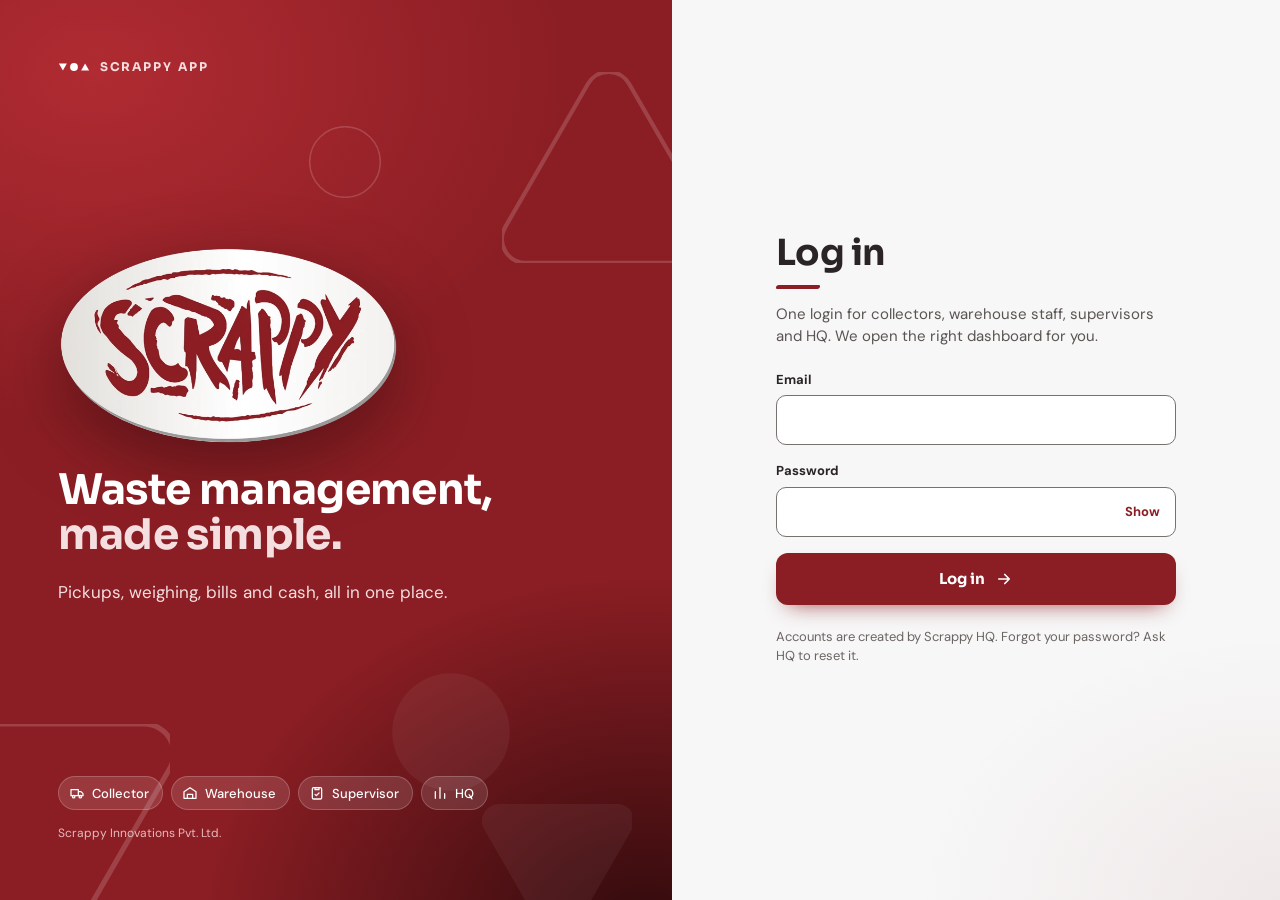
<file: dashboards/index.html>
<!doctype html>
<html lang="en">
<head>
<meta charset="utf-8">
<meta name="viewport" content="width=device-width, initial-scale=1, viewport-fit=cover">
<meta name="theme-color" content="#8B1E24">
<title>Scrappy</title>
<link rel="manifest" href="manifest.webmanifest">
<link rel="apple-touch-icon" href="apple-touch-icon.png">
<link rel="icon" type="image/png" href="icon-192.png">
<meta name="mobile-web-app-capable" content="yes">
<meta name="apple-mobile-web-app-capable" content="yes">
<meta name="apple-mobile-web-app-title" content="Scrappy">
<meta name="apple-mobile-web-app-status-bar-style" content="default">
<link rel="preload" as="image" href="badge.webp" type="image/webp">
<link rel="preconnect" href="https://fonts.googleapis.com">
<link rel="preconnect" href="https://fonts.gstatic.com" crossorigin>
<link rel="stylesheet" href="https://fonts.googleapis.com/css2?family=DM+Sans:wght@400;500;700&family=Sora:wght@600;700&display=swap">
<style>
/* Scrappy front door · Brand Book v3.5: oxblood, pearl, Sora + DM Sans, 14 px radius, 150/240/400 ms motion */
:root{--ox:#8B1E24;--ox6:#74181E;--ox7:#5E1318;--ox9:#300A0C;--ox-t:#FBF1F1;--ink:#2A2426;--pearl:#F7F7F7;--stone:#5A5452;--faint:#6B6563;--line:#E4E1DC;--bad:#C0392B;
  --head:'Sora',system-ui,'Segoe UI',Arial,sans-serif;--body:'DM Sans',system-ui,-apple-system,'Segoe UI',sans-serif;
  --std:cubic-bezier(.65,0,.35,1);--out:cubic-bezier(.22,1,.36,1)}
*{box-sizing:border-box;-webkit-tap-highlight-color:transparent}
html{-webkit-text-size-adjust:100%}
body{margin:0;color:var(--ink);font-family:var(--body);font-size:16px;line-height:1.5;background:var(--ox);-webkit-font-smoothing:antialiased}
button,input{font:inherit}
button{cursor:pointer}
:focus-visible{outline:3px solid var(--ox);outline-offset:3px;border-radius:6px}
.hidden{display:none!important}
::selection{background:#F5DEDF;color:var(--ink)}

@keyframes pop{from{opacity:0;transform:scale(.84)}to{opacity:1;transform:none}}
@keyframes wipe{from{clip-path:inset(0 100% 0 0)}to{clip-path:inset(0 0 0 0)}}
@keyframes rise{from{opacity:0;transform:translateY(16px)}to{opacity:1;transform:none}}
@keyframes fade{from{opacity:0}to{opacity:1}}
@keyframes hop{0%,100%{transform:translateY(3px) scaleX(.8);opacity:.4}50%{transform:translateY(-3px);opacity:1}}
@keyframes drift{from{transform:translate3d(0,0,0) rotate(var(--a0))}to{transform:translate3d(var(--dx),var(--dy),0) rotate(var(--a1))}}
@keyframes shake{10%,90%{transform:translateX(-2px)}20%,80%{transform:translateX(4px)}30%,50%,70%{transform:translateX(-6px)}40%,60%{transform:translateX(6px)}}
@keyframes sweep{from{transform:translateX(-120%) skewX(-20deg)}to{transform:translateX(320%) skewX(-20deg)}}

/* ---------- layout ---------- */
.stage{min-height:100vh;min-height:100dvh;display:grid;grid-template-columns:minmax(0,1.05fr) minmax(380px,.95fr)}
.brand{position:relative;overflow:hidden;color:#fff;padding:clamp(28px,4.5vw,64px);display:flex;flex-direction:column;justify-content:space-between;gap:32px;
  background:radial-gradient(760px 560px at 14% 8%,#B02B32 0%,rgba(176,43,50,0) 62%),radial-gradient(640px 520px at 96% 104%,var(--ox9) 0%,rgba(48,10,12,0) 70%),var(--ox)}
.eyebrow{display:inline-flex;align-items:center;gap:10px;font-family:var(--head);font-weight:700;font-size:12px;letter-spacing:.16em;text-transform:uppercase;color:#F5DEDF;position:relative;z-index:1}
.mark{width:32px;height:10px;flex:none}
.mark path,.mark circle{fill:#fff}
.hero{position:relative;z-index:1;display:flex;flex-direction:column;gap:22px;align-items:flex-start}
.badge{position:relative;width:min(340px,62%);aspect-ratio:640/373;filter:drop-shadow(0 22px 34px rgba(48,10,12,.5))}
.badge .oval{position:absolute;inset:1.5%;border-radius:50%;background:#fff;animation:pop .5s var(--std) both}
.badge img{position:relative;display:block;width:100%;height:100%;animation:wipe .9s var(--std) .35s both}
.hero h2{margin:0;font-family:var(--head);font-weight:700;font-size:clamp(28px,3.3vw,46px);line-height:1.08;letter-spacing:-.015em;max-width:15ch;text-wrap:balance;animation:rise .6s var(--out) .75s both}
.hero h2 em{font-style:normal;color:#F5DEDF}
.hero p{margin:0;max-width:36ch;color:#F5DEDF;font-size:17px;animation:rise .6s var(--out) .9s both}
.brand-foot{position:relative;z-index:1;display:flex;flex-direction:column;gap:14px;animation:fade .6s ease 1.1s both}
.roles{display:flex;flex-wrap:wrap;gap:8px}
.roles span{display:inline-flex;align-items:center;gap:7px;height:34px;padding:0 13px 0 10px;border-radius:999px;background:rgba(255,255,255,.12);border:1px solid rgba(255,255,255,.2);font-size:13px;font-weight:500}
.roles svg{width:16px;height:16px;fill:none;stroke:#fff;stroke-width:1.9;stroke-linecap:round;stroke-linejoin:round}
.legal{font-size:12px;color:#E9B9BB}

/* drifting reduce / reuse / recycle shapes */
.sh{position:absolute;z-index:0;fill:none;stroke:rgba(255,255,255,.16);stroke-width:2.2;pointer-events:none;animation:drift var(--t) ease-in-out infinite alternate}
.sh.f{fill:rgba(255,255,255,.05);stroke:none}
.s1{width:210px;right:-40px;top:8%;--a0:-14deg;--a1:10deg;--dx:-26px;--dy:34px;--t:19s}
.s2{width:120px;right:24%;bottom:12%;--a0:0deg;--a1:0deg;--dx:18px;--dy:-30px;--t:15s}
.s3{width:260px;left:-90px;bottom:-60px;--a0:8deg;--a1:-12deg;--dx:30px;--dy:-20px;--t:23s}
.s4{width:72px;left:46%;top:14%;--a0:10deg;--a1:-18deg;--dx:-20px;--dy:26px;--t:17s}
.s5{width:150px;right:6%;bottom:-40px;--a0:-6deg;--a1:14deg;--dx:-12px;--dy:-24px;--t:21s}

.panel{position:relative;display:flex;align-items:center;justify-content:center;padding:clamp(24px,4vw,56px);background:radial-gradient(520px 380px at 100% 100%,rgba(139,30,36,.07),rgba(139,30,36,0) 70%),var(--pearl)}
.formwrap{width:100%;max-width:400px;display:flex;flex-direction:column;gap:22px;animation:rise .7s var(--out) .45s both}
.formwrap.shake{animation:shake .5s}
h1{margin:0;font-family:var(--head);font-weight:700;font-size:clamp(28px,3vw,36px);line-height:1.08;letter-spacing:-.02em}
h1::after{content:"";display:block;width:44px;height:4px;margin-top:12px;border-radius:2px;background:var(--ox);transform:skewX(-20deg);transform-origin:left}
.sub{margin:-8px 0 0;color:var(--stone);font-size:15px}
form{display:flex;flex-direction:column;gap:16px}
.field{display:flex;flex-direction:column;gap:6px}
.field label{font-size:13px;font-weight:700}
.field input{height:50px;padding:0 14px;border:1px solid #77716F;border-radius:10px;background:#fff;color:var(--ink);font-size:16px;width:100%;transition:border-color .15s,box-shadow .15s}
.field input:hover{border-color:var(--ink)}
.field input:focus{outline:0;border:2px solid var(--ox);padding:0 13px;box-shadow:0 0 0 4px rgba(139,30,36,.14)}
.pw{position:relative}.pw input{padding-right:70px}.pw input:focus{padding-right:69px}
.pw button{position:absolute;right:4px;top:50%;transform:translateY(-50%);height:40px;padding:0 12px;border:0;background:none;color:var(--ox);font-weight:700;font-size:13px;border-radius:8px}
.pw button:hover{background:var(--ox-t)}
.err{font-size:14px;color:#7A1E14;background:#FBEAE7;border:1px solid var(--bad);border-radius:12px;padding:10px 12px}
.err:empty{display:none}
.btn{position:relative;overflow:hidden;height:52px;border:0;border-radius:12px;background:var(--ox);color:#fff;font-family:var(--head);font-weight:700;font-size:15px;display:flex;align-items:center;justify-content:center;gap:10px;width:100%;box-shadow:0 10px 22px -12px rgba(139,30,36,.9);transition:background .15s,transform .15s,box-shadow .15s}
.btn svg{width:18px;height:18px;fill:none;stroke:#fff;stroke-width:2.2;stroke-linecap:round;stroke-linejoin:round;transition:transform .24s var(--out)}
.btn:hover{background:var(--ox6)}
.btn:hover svg{transform:translateX(4px)}
.btn:active{background:var(--ox7);transform:translateY(1px);box-shadow:none}
.btn::after{content:"";position:absolute;top:0;bottom:0;left:0;width:36%;background:linear-gradient(90deg,transparent,rgba(255,255,255,.22),transparent);transform:translateX(-120%) skewX(-20deg);pointer-events:none}
.btn:hover::after{animation:sweep .8s var(--std)}
.btn.busy{pointer-events:none;background:var(--ox6)}
.dots{display:inline-flex;gap:5px}
.dots i{display:block;width:14px;height:5px;border-radius:4px;background:#fff;animation:hop .9s ease-in-out infinite}
.dots i:nth-child(2){animation-delay:.15s}.dots i:nth-child(3){animation-delay:.3s}
.small{font-size:13px;color:var(--faint)}

/* ---------- opening screen (shown only while we find the saved login) ---------- */
#boot{position:fixed;inset:0;z-index:10;display:flex;flex-direction:column;align-items:center;justify-content:center;gap:26px;background:radial-gradient(700px 500px at 50% 0%,#B02B32 0%,rgba(176,43,50,0) 65%),radial-gradient(600px 500px at 50% 110%,var(--ox9) 0%,rgba(48,10,12,0) 70%),var(--ox)}
#boot .badge{width:min(250px,64vw)}
.btn .hop{width:60px}
.hop{width:84px;height:auto;display:block;overflow:visible;color:#fff}
.hop path,.hop circle{fill:currentColor}
.hop .h{transform-box:fill-box;transform-origin:50% 100%;animation:hop2 2.4s infinite both}
.hop .h1{animation-delay:.2s}.hop .h2{animation-delay:.4s}
@keyframes hop2{0%{transform:translateY(0) scale(1,1);animation-timing-function:cubic-bezier(.65,0,.35,1)}14%{transform:translateY(0) scale(1.08,.88);animation-timing-function:cubic-bezier(.65,0,.35,1)}28%{transform:translateY(-6px) scale(.94,1.1);animation-timing-function:cubic-bezier(.2,.6,.4,1)}50%{transform:translateY(-18px) scale(.98,1.04);animation-timing-function:cubic-bezier(.2,.6,.4,1)}70%{transform:translateY(-3px) scale(.97,1.06);animation-timing-function:cubic-bezier(.6,0,.8,.4)}78%{transform:translateY(0) scale(1.08,.88);animation-timing-function:cubic-bezier(.6,0,.8,.4)}90%,100%{transform:translateY(0) scale(1,1)}}

@media (max-width:860px){
  .stage{grid-template-columns:1fr;grid-template-rows:auto 1fr}
  .brand{padding:max(22px,env(safe-area-inset-top)) 22px 58px;gap:14px}
  .hero{flex-direction:row;align-items:center;gap:16px}
  .badge{width:min(132px,34vw);flex:none}
  .hero h2{font-size:21px;max-width:13ch}
  .hero p,.brand-foot{display:none}
  .panel{margin-top:-30px;border-radius:28px 28px 0 0;align-items:flex-start;padding:30px 22px calc(28px + env(safe-area-inset-bottom));z-index:2;box-shadow:0 -18px 40px -26px rgba(48,10,12,.6)}
  .s1{width:150px;top:-20px}.s3,.s5{display:none}
}
@media (max-width:860px) and (min-height:760px){
  .brand{padding-top:44px;padding-bottom:70px}
  .hero{flex-direction:column;align-items:flex-start;gap:20px}.badge{width:min(190px,48vw)}.hero h2{font-size:26px}
}
@media (prefers-reduced-motion:reduce){*,*::before,*::after{animation:none!important;transition:none!important}.badge img{clip-path:none}}
</style>
</head>
<body>

<svg width="0" height="0" style="position:absolute" aria-hidden="true" focusable="false"><defs>
  <symbol id="rd" viewBox="0 0 110 100"><path d="M99.10 0.00L12.50 0.00A12.50 12.50 0 0 0 1.67 18.75L44.98 93.75A12.50 12.50 0 0 0 66.63 93.75L109.93 18.75A12.50 12.50 0 0 0 99.10 0.00Z"/></symbol>
  <symbol id="rc" viewBox="0 0 100 100"><circle cx="50" cy="50" r="49"/></symbol>
  <symbol id="ru" viewBox="0 0 110 100"><path d="M12.50 100.00L99.10 100.00A12.50 12.50 0 0 0 109.93 81.25L66.63 6.25A12.50 12.50 0 0 0 44.98 6.25L1.67 81.25A12.50 12.50 0 0 0 12.50 100.00Z"/></symbol>
</defs></svg>

<div id="boot" role="status" aria-label="Opening Scrappy">
  <div class="badge"><div class="oval"></div><img src="badge.webp" width="640" height="373" alt="Scrappy" fetchpriority="high"></div>
  <svg class="hop" viewBox="-4 -26 392 134" role="img" aria-label="Loading"><g class="h h0"><path d="M99.10 0.00L12.50 0.00A12.50 12.50 0 0 0 1.67 18.75L44.98 93.75A12.50 12.50 0 0 0 66.63 93.75L109.93 18.75A12.50 12.50 0 0 0 99.10 0.00Z"/></g><g transform="translate(141.6 0)"><g class="h h1"><circle cx="50" cy="50" r="50"/></g></g><g transform="translate(271.6 0)"><g class="h h2"><path d="M12.50 100.00L99.10 100.00A12.50 12.50 0 0 0 109.93 81.25L66.63 6.25A12.50 12.50 0 0 0 44.98 6.25L1.67 81.25A12.50 12.50 0 0 0 12.50 100.00Z"/></g></g></svg>
</div>

<main id="login" class="stage hidden">
  <section class="brand" aria-label="Scrappy">
    <svg class="sh s1" viewBox="0 0 110 100" aria-hidden="true"><use href="#ru"/></svg>
    <svg class="sh f s2" viewBox="0 0 100 100" aria-hidden="true"><use href="#rc"/></svg>
    <svg class="sh s3" viewBox="0 0 110 100" aria-hidden="true"><use href="#rd"/></svg>
    <svg class="sh s4" viewBox="0 0 100 100" aria-hidden="true"><use href="#rc"/></svg>
    <svg class="sh f s5" viewBox="0 0 110 100" aria-hidden="true"><use href="#rd"/></svg>
    <span class="eyebrow"><svg class="mark" viewBox="0 0 36 10" aria-hidden="true"><path d="M1 1h9L5.5 9z"/><circle cx="18" cy="5" r="4.4"/><path d="M26 9h9L30.5 1z"/></svg>Scrappy App</span>
    <div class="hero">
      <div class="badge"><div class="oval"></div><img src="badge.webp" width="640" height="373" alt="Scrappy" fetchpriority="high"></div>
      <h2>Waste management, <em>made simple.</em></h2>
      <p>Pickups, weighing, bills and cash, all in one place.</p>
    </div>
    <div class="brand-foot">
      <div class="roles" aria-label="Who uses Scrappy">
        <span><svg viewBox="0 0 24 24"><path d="M3 7h11v9H3zM14 10h4l3 3v3h-7"/><circle cx="7" cy="17.5" r="1.8"/><circle cx="17" cy="17.5" r="1.8"/></svg>Collector</span>
        <span><svg viewBox="0 0 24 24"><path d="M3 10l9-6 9 6v10H3z"/><path d="M8 20v-6h8v6"/></svg>Warehouse</span>
        <span><svg viewBox="0 0 24 24"><rect x="5" y="4" width="14" height="17" rx="2"/><path d="M9 4h6v3H9zM9 14l2 2 4-4"/></svg>Supervisor</span>
        <span><svg viewBox="0 0 24 24"><path d="M5 20V10M12 20V4M19 20v-7"/></svg>HQ</span>
      </div>
      <span class="legal">Scrappy Innovations Pvt. Ltd.</span>
    </div>
  </section>

  <section class="panel">
    <div class="formwrap" id="formwrap">
      <h1>Log in</h1>
      <p class="sub">One login for collectors, warehouse staff, supervisors and HQ. We open the right dashboard for you.</p>
      <form id="login-form" novalidate>
        <div class="field"><label for="email">Email</label><input id="email" type="email" autocomplete="username" inputmode="email" autocapitalize="none" spellcheck="false" required></div>
        <div class="field"><label for="password">Password</label><div class="pw"><input id="password" type="password" autocomplete="current-password" required><button type="button" id="pwtoggle" aria-label="Show password">Show</button></div></div>
        <div class="err" id="login-err" role="alert"></div>
        <button class="btn" type="submit" id="login-btn"></button>
      </form>
      <span class="small">Accounts are created by Scrappy HQ. Forgot your password? Ask HQ to reset it.</span>
    </div>
  </section>
</main>

<noscript><p style="color:#fff;padding:24px">Please turn on JavaScript to use Scrappy.</p></noscript>
<script>
/* Scrappy: one front door. Logs the person in once, finds their role, and opens their own dashboard. */
const SUPABASE_URL = 'https://suluhhbomiuwwocrfpxg.supabase.co';
const SUPABASE_KEY = 'sb_publishable_45-7fJZdo_jovQfhN0dhtw_FNmo1Fw1';
const KEYS = { collector: 'scrappy_session', warehouse: 'scrappy_wh_session', hq: 'scrappy_hq_session', super_admin: 'scrappy_super_admin_session' };
const DEST = { driver: 'collector', warehouse: 'warehouse', supervisor: 'warehouse', hq: 'hq', super_admin: 'super_admin' };
const DEST_PATH = { collector: '/collector/', warehouse: '/warehouse/', hq: '/hq/', super_admin: '/super-admin/' };
const $ = s => document.querySelector(s);
const ls = { get: k => { try { return localStorage.getItem(k); } catch (e) { return null; } }, set: (k, v) => { try { localStorage.setItem(k, v); } catch (e) {} }, del: k => { try { localStorage.removeItem(k); } catch (e) {} } };
const clearAll = () => Object.values(KEYS).forEach(k => ls.del(k));
const ARROW = '<svg viewBox="0 0 24 24" aria-hidden="true"><path d="M5 12h14M13 6l6 6-6 6"/></svg>';
const btn = $('#login-btn');
function btnIdle() { btn.classList.remove('busy'); btn.innerHTML = '<span>Log in</span>' + ARROW; }
function btnBusy() { btn.classList.add('busy'); btn.innerHTML = '<span>Logging in</span>' + '<svg class="hop" viewBox="-4 -26 392 134" role="img" aria-label="Loading"><g class="h h0"><path d="M99.10 0.00L12.50 0.00A12.50 12.50 0 0 0 1.67 18.75L44.98 93.75A12.50 12.50 0 0 0 66.63 93.75L109.93 18.75A12.50 12.50 0 0 0 99.10 0.00Z"/></g><g transform="translate(141.6 0)"><g class="h h1"><circle cx="50" cy="50" r="50"/></g></g><g transform="translate(271.6 0)"><g class="h h2"><path d="M12.50 100.00L99.10 100.00A12.50 12.50 0 0 0 109.93 81.25L66.63 6.25A12.50 12.50 0 0 0 44.98 6.25L1.67 81.25A12.50 12.50 0 0 0 12.50 100.00Z"/></g></g></svg>'; }
btnIdle();

function existing() {
  for (const [dash, k] of Object.entries(KEYS)) {
    try { const s = JSON.parse(ls.get(k)); if (s && s.access_token && s.refresh_token) return dash; } catch (e) {}
  }
  return null;
}
function showLogin(msg) {
  $('#boot').classList.add('hidden'); $('#login').classList.remove('hidden');
  $('#login-err').textContent = msg || '';
  if (msg) { try { history.replaceState(null, '', location.pathname); } catch (e) {} }
}
function shake() { const f = $('#formwrap'); f.classList.remove('shake'); void f.offsetWidth; f.classList.add('shake'); }

$('#pwtoggle').addEventListener('click', () => {
  const i = $('#password'), show = i.type === 'password'; i.type = show ? 'text' : 'password';
  $('#pwtoggle').textContent = show ? 'Hide' : 'Show'; $('#pwtoggle').setAttribute('aria-label', show ? 'Hide password' : 'Show password');
});

$('#login-form').addEventListener('submit', async e => {
  e.preventDefault();
  const email = $('#email').value.trim(), pw = $('#password').value, err = $('#login-err');
  err.textContent = '';
  if (!email || !pw) { err.textContent = 'Enter your email and password.'; shake(); return; }
  btnBusy();
  try {
    const res = await fetch(`${SUPABASE_URL}/auth/v1/token?grant_type=password`, { method: 'POST', headers: { apikey: SUPABASE_KEY, 'Content-Type': 'application/json' }, body: JSON.stringify({ email, password: pw }) });
    const data = await res.json().catch(() => ({}));
    if (!res.ok) throw new Error(/invalid/i.test(data.error_description || data.msg || data.message || '') ? 'Wrong email or password.' : (data.error_description || data.msg || data.message || 'Login failed. Try again.'));
    const session = { access_token: data.access_token, refresh_token: data.refresh_token, expires_at: Date.now() + (data.expires_in || 3600) * 1000, user_id: data.user && data.user.id };
    const pr = await fetch(`${SUPABASE_URL}/rest/v1/profiles?select=role,active,is_super_admin&id=eq.${session.user_id}`, { headers: { apikey: SUPABASE_KEY, Authorization: `Bearer ${session.access_token}` } });
    const rows = await pr.json().catch(() => []);
    const p = Array.isArray(rows) ? rows[0] : null;
    if (!p || !p.active || !DEST[p.role] || (p.role === 'super_admin' && !p.is_super_admin)) {
      fetch(`${SUPABASE_URL}/auth/v1/logout?scope=local`, { method: 'POST', headers: { apikey: SUPABASE_KEY, Authorization: `Bearer ${session.access_token}` } }).catch(() => {});
      throw new Error('This login is not set up yet. Ask HQ.');
    }
    clearAll();
    const dest = DEST[p.role];
    ls.set(KEYS[dest], JSON.stringify(session));
    location.replace(DEST_PATH[dest] || '/kwd/');
  } catch (e2) {
    err.textContent = e2.message || 'Login failed. Try again.'; shake();
    btnIdle();
  }
});

(function start() {
  const msg = new URLSearchParams(location.search).get('m');
  if (msg) { clearAll(); showLogin(msg); return; }
  const dash = existing();
  if (dash) { location.replace(dash + '/'); return; }
  showLogin('');
})();

if ('serviceWorker' in navigator) window.addEventListener('load', () => { navigator.serviceWorker.register('sw.js').catch(() => {}); });
</script>
</body>
</html>
</file>
